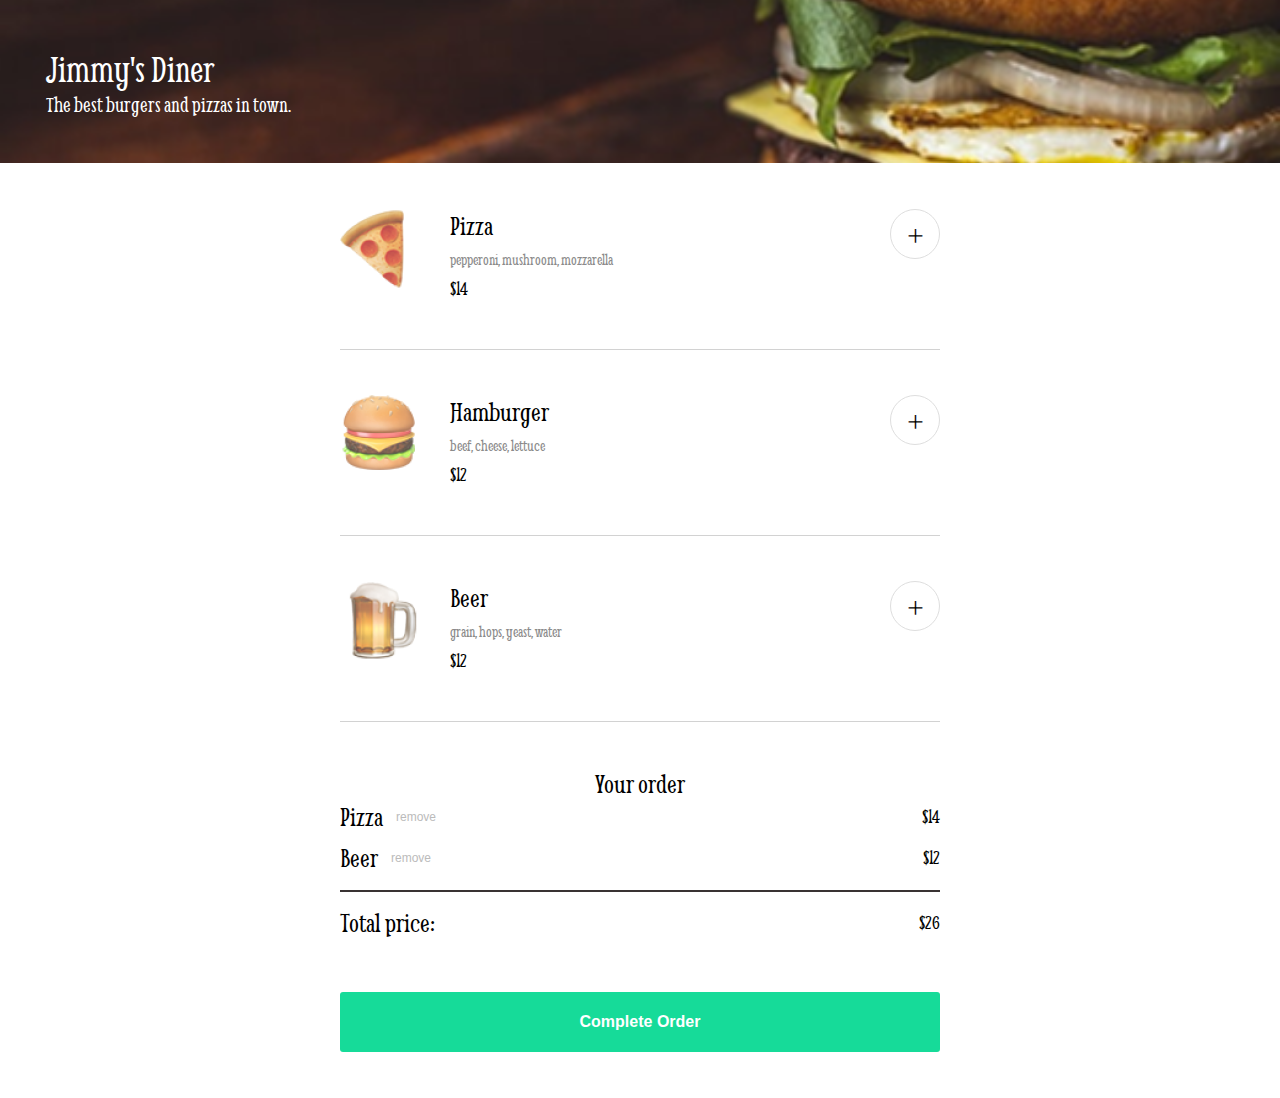
<file: index.html>
<html>
    <head>
        <link rel="preconnect" href="https://fonts.googleapis.com" />
        <link rel="preconnect" href="https://fonts.gstatic.com" crossorigin />
        <link
            href="https://fonts.googleapis.com/css2?family=Inter:ital,opsz,wght@0,14..32,100..900;1,14..32,100..900&family=Smythe&display=swap"
            rel="stylesheet"
        />
        <link rel="stylesheet" href="index.css" />
    </head>
    <body>
        <header>
            <h1>Jimmy's Diner</h1>
            <p class="sub-title">The best burgers and pizzas in town.</p>
        </header>
        <main>
            <div class="food-item">
                <img
                    class="food-item-img"
                    src="images/pizza-graphic.png"
                    alt="A pizza graphic."
                    class="item-graphic"
                />
                <div class="food-item-info">
                    <h2 class="food-item-title">Pizza</h2>
                    <p class="food-item-ingredients">
                        pepperoni, mushroom, mozzarella
                    </p>
                    <p class="food-item-price">$14</p>
                </div>
                <button class="add-to-cart-btn">+</button>
            </div>
            <div class="food-item">
                <img
                    class="food-item-img"
                    src="images/burger-graphic.png"
                    alt="A burger graphic."
                    class="item-graphic"
                />
                <div class="food-item-info">
                    <h2 class="food-item-title">Hamburger</h2>
                    <p class="food-item-ingredients">
                        beef, cheese, lettuce
                    </p>
                    <p class="food-item-price">$12</p>
                </div>
                <button class="add-to-cart-btn">+</button>
            </div>
            <div class="food-item">
                <img
                    class="food-item-img"
                    src="images/beer-graphic.png"
                    alt="A beer graphic."
                    class="item-graphic"
                />
                <div class="food-item-info">
                    <h2 class="food-item-title">Beer</h2>
                    <p class="food-item-ingredients">
                        grain, hops, yeast, water
                    </p>
                    <p class="food-item-price">$12</p>
                </div>
                <button class="add-to-cart-btn">+</button>
            </div>
            <div class="cart">
                <h2 class="cart-h2">Your order</h2>
                <div class="cart-item">
                    <h3>Pizza</h3>
                    <button class="remove-item">remove</button>
                    <p class="cart-item-price">$14</p>
                </div>
                <div class="cart-item">
                    <h3>Beer</h3>
                    <button class="remove-item">remove</button>
                    <p class="cart-item-price">$12</p>
                </div>
                <div class="total">
                    <h3>Total price:</h3>
                    <p class="total-price">$26</p>
                </div>
                <button class="complete-order">Complete Order</button>
            </div>
        </main>
        <script src="index.js"></script>
    </body>
</html>
</file>
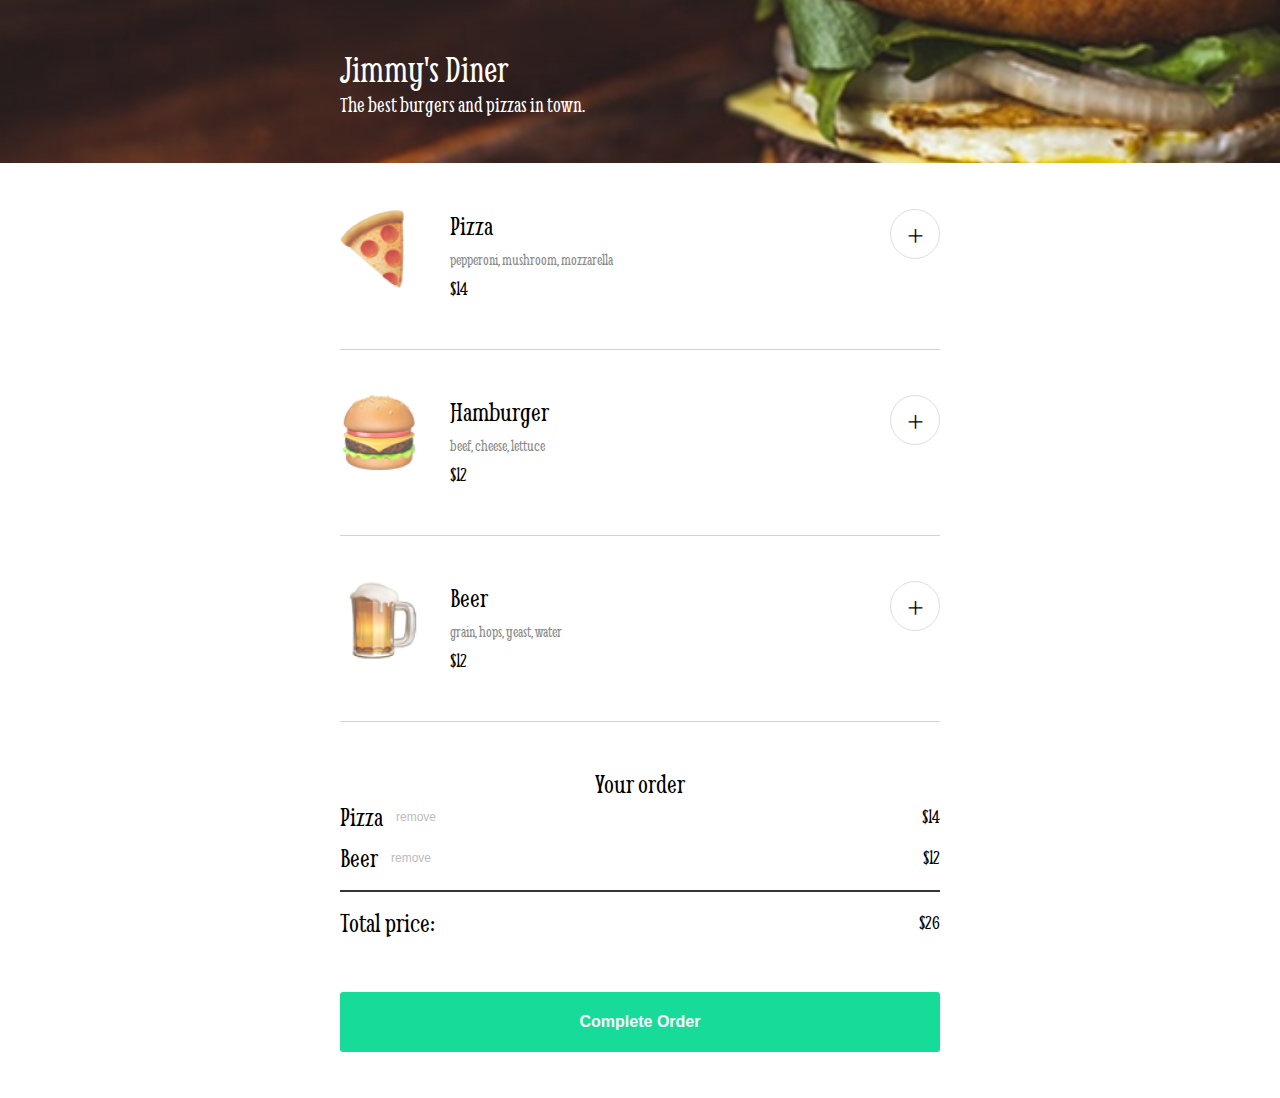
<file: index-figma.html>
<html>
    <head>
        <link rel="preconnect" href="https://fonts.googleapis.com" />
        <link rel="preconnect" href="https://fonts.gstatic.com" crossorigin />
        <link
            href="https://fonts.googleapis.com/css2?family=Inter:ital,opsz,wght@0,14..32,100..900;1,14..32,100..900&family=Smythe&display=swap"
            rel="stylesheet"
        />
        <link rel="stylesheet" href="index.css" />
    </head>
    <body>
        <header>
            <div class="container">
                <h1>Jimmy's Diner</h1>
                <p class="sub-title">The best burgers and pizzas in town.</p>
            </div>
        </header>
        <main>
            <section class="food-menu" id="food-menu">
                <div class="food-item">
                    <img
                        class="food-item-img"
                        src="images/pizza-graphic.png"
                        alt="A pizza graphic."
                        class="item-graphic"
                    />
                    <div class="food-item-info">
                        <h2 class="food-item-title">Pizza</h2>
                        <p class="food-item-ingredients">
                            pepperoni, mushroom, mozzarella
                        </p>
                        <p class="food-item-price">$14</p>
                    </div>
                    <button class="add-to-cart-btn">+</button>
                </div>
                <div class="food-item">
                    <img
                        class="food-item-img"
                        src="images/burger-graphic.png"
                        alt="A burger graphic."
                        class="item-graphic"
                    />
                    <div class="food-item-info">
                        <h2 class="food-item-title">Hamburger</h2>
                        <p class="food-item-ingredients">
                            beef, cheese, lettuce
                        </p>
                        <p class="food-item-price">$12</p>
                    </div>
                    <button class="add-to-cart-btn">+</button>
                </div>
                <div class="food-item">
                    <img
                        class="food-item-img"
                        src="images/beer-graphic.png"
                        alt="A beer graphic."
                        class="item-graphic"
                    />
                    <div class="food-item-info">
                        <h2 class="food-item-title">Beer</h2>
                        <p class="food-item-ingredients">
                            grain, hops, yeast, water
                        </p>
                        <p class="food-item-price">$12</p>
                    </div>
                    <button class="add-to-cart-btn">+</button>
                </div>
            </section>

            <section class="cart">
                <h2 class="cart-h2">Your order</h2>
                <div class="cart-item">
                    <h3>Pizza</h3>
                    <button class="remove-item">remove</button>
                    <p class="cart-item-price">$14</p>
                </div>
                <div class="cart-item">
                    <h3>Beer</h3>
                    <button class="remove-item">remove</button>
                    <p class="cart-item-price">$12</p>
                </div>
                <div class="total">
                    <h3>Total price:</h3>
                    <p class="total-price">$26</p>
                </div>
                <button class="complete-order">Complete Order</button>
            </section>
        </main>
        <div class="checkout-modal">
            <form action="/checkout" method="POST">
                <legend>Enter card details</legend>

                <input
                    type="text"
                    id="name"
                    name="name"
                    placeholder="Enter your name"
                    required
                />

                <input
                    type="text"
                    id="card-number"
                    name="card-number"
                    inputmode="numeric"
                    pattern="[0-9]{16}"
                    placeholder="Enter card number"
                    required
                />

                <input
                    type="text"
                    id="cvv"
                    name="cvv"
                    inputmode="numeric"
                    pattern="[0-9]{3}"
                    placeholder="Enter CVV"
                    required
                />

                <button class="pay-btn" type="submit">Pay</button>
            </form>
        </div>
        <script src="index.js" type="module"></script>
    </body>
</html>
</file>
<file: index.css>
body {
    margin: 0;
    font-family: "Smythe", serif;
    font-weight: 400;
    /* width: 600px; */
}

h1{
    font-size: 2.4375rem;
    font-weight: 400;
    padding: 0;
    margin: 0;
}

h2, h3{
    font-size: 1.75rem;
    font-weight: 400;
    margin: 0;
    padding: 0;
}

p{
    margin: 0;
    padding: 0;
}

.sub-title{
    font-size: 1.40125rem;
    /* padding: 0; */
    /* margin: 0; */
}

.food-item-ingredients{
    color: #8b8b8b;
}

.food-item-price, .cart-item-price, .total-price{
    font-size: 1.25rem;
}

.cart-h2{
    text-align: center;
}








header{
    background-image: url(images/ferks-guare-KEZdWfYD-ow-unsplash\ 1.png);
    background-size: cover;
    background-position: center;
    color: white;
    padding: 46px 46px;
}

.container{
    max-width: 600px;
    margin: 0 auto;
}

main{
    padding: 46px;
    max-width: 600px;
    margin: 0 auto;
}

.food-item{
    display: flex;
    gap: 31px;
    border-bottom: 1px solid #d2d2d2;
    height: 140px;
    margin-bottom: 45px;
}

.food-item-img{
    width: 4.9375rem;
    height: 4.9375rem;
}

.food-item-info{
    display: flex;
    flex-direction: column;
    gap: .5rem;
}

.add-to-cart-btn{
    width: 50px;
    height: 50px;
    font-family: "Inter", sans-serif;
    font-size: 2rem;
    font-weight: 200;
    line-height: 1;
    border-radius: 50%;
    border: 1.5px solid #DEDEDE;
    background-color: transparent;
    margin-left: auto;
    flex-shrink: 0;
}

.cart-item{
    display: flex;
    align-items: center;
    gap: 13px;
    /* border: 1px solid red; */
    margin-bottom: .5rem;

}

.cart-item-price{
    margin-left: auto;
}

.remove-item{
    font-size: .75rem;
    font-family: Verdana, Geneva, Tahoma, sans-serif;
    color: #BBBBBB;
    background-color: transparent;
    border: none;
    padding: 0;

}

.total{
    display: flex;
    align-items: center;
    border-top: 2px solid #393333;
    margin-top: 1rem;
    margin-bottom: 3.3125rem;
    padding-top: 0.875rem;
}

.total-price{
    margin-left: auto;
}

.complete-order, .pay-btn{
    display: block;
    width: 100%;
    background-color: #16DB99;
    border: none;
    border-radius: 3px;
    height: 3.75rem;
    color: white;
    font-family: Verdana, Geneva, Tahoma, sans-serif;
    font-weight: bold;
    font-size: 1rem;

}

.checkout-modal{
    display: none;
    background-color: white;
    width: min(524px, 80%);
    height: 542px;
    padding: 30px 24px;
    border: 1px solid #ccc;
    border-radius: 5px;
    position: fixed;
    margin: auto;
    top: 0;
    right: 0;
    bottom: 0;
    left: 0;
    box-shadow: #000 0px 0px 1000px;
}


legend{
    text-align: center;
    font-family: Verdana, Geneva, Tahoma, sans-serif;
    font-weight: bold;
    font-size: 1.5rem;
    margin: 2rem 0 4rem;
}

input{
    display: block;
    width: 93%;
    font-family: Verdana, Geneva, Tahoma, sans-serif;
    font-size: 1.25rem;
    font-weight: 400;
    padding: 1rem;
    margin: 1.5rem 0;
    border: 1.3px solid #757575;
    border-radius: 4px;
}

.pay-btn{
    font-size: 1.25rem;
    height: 4.45625rem;
    margin-top: 4rem;
}

.checkout-msg-container{
    background-color: #ECFDF5;
    height: 120px;
    color: #065F46;
    font-size: 2rem;
    display: flex;
    justify-content: center;
    align-items: center;
}

.discount{
    color: #065f0a;
}

.add-to-cart-btn, .remove-item, .complete-order, .pay-btn {
  cursor: pointer;
}

button:focus, input:focus {
  outline: 2px solid #16DB99;
}
</file>
